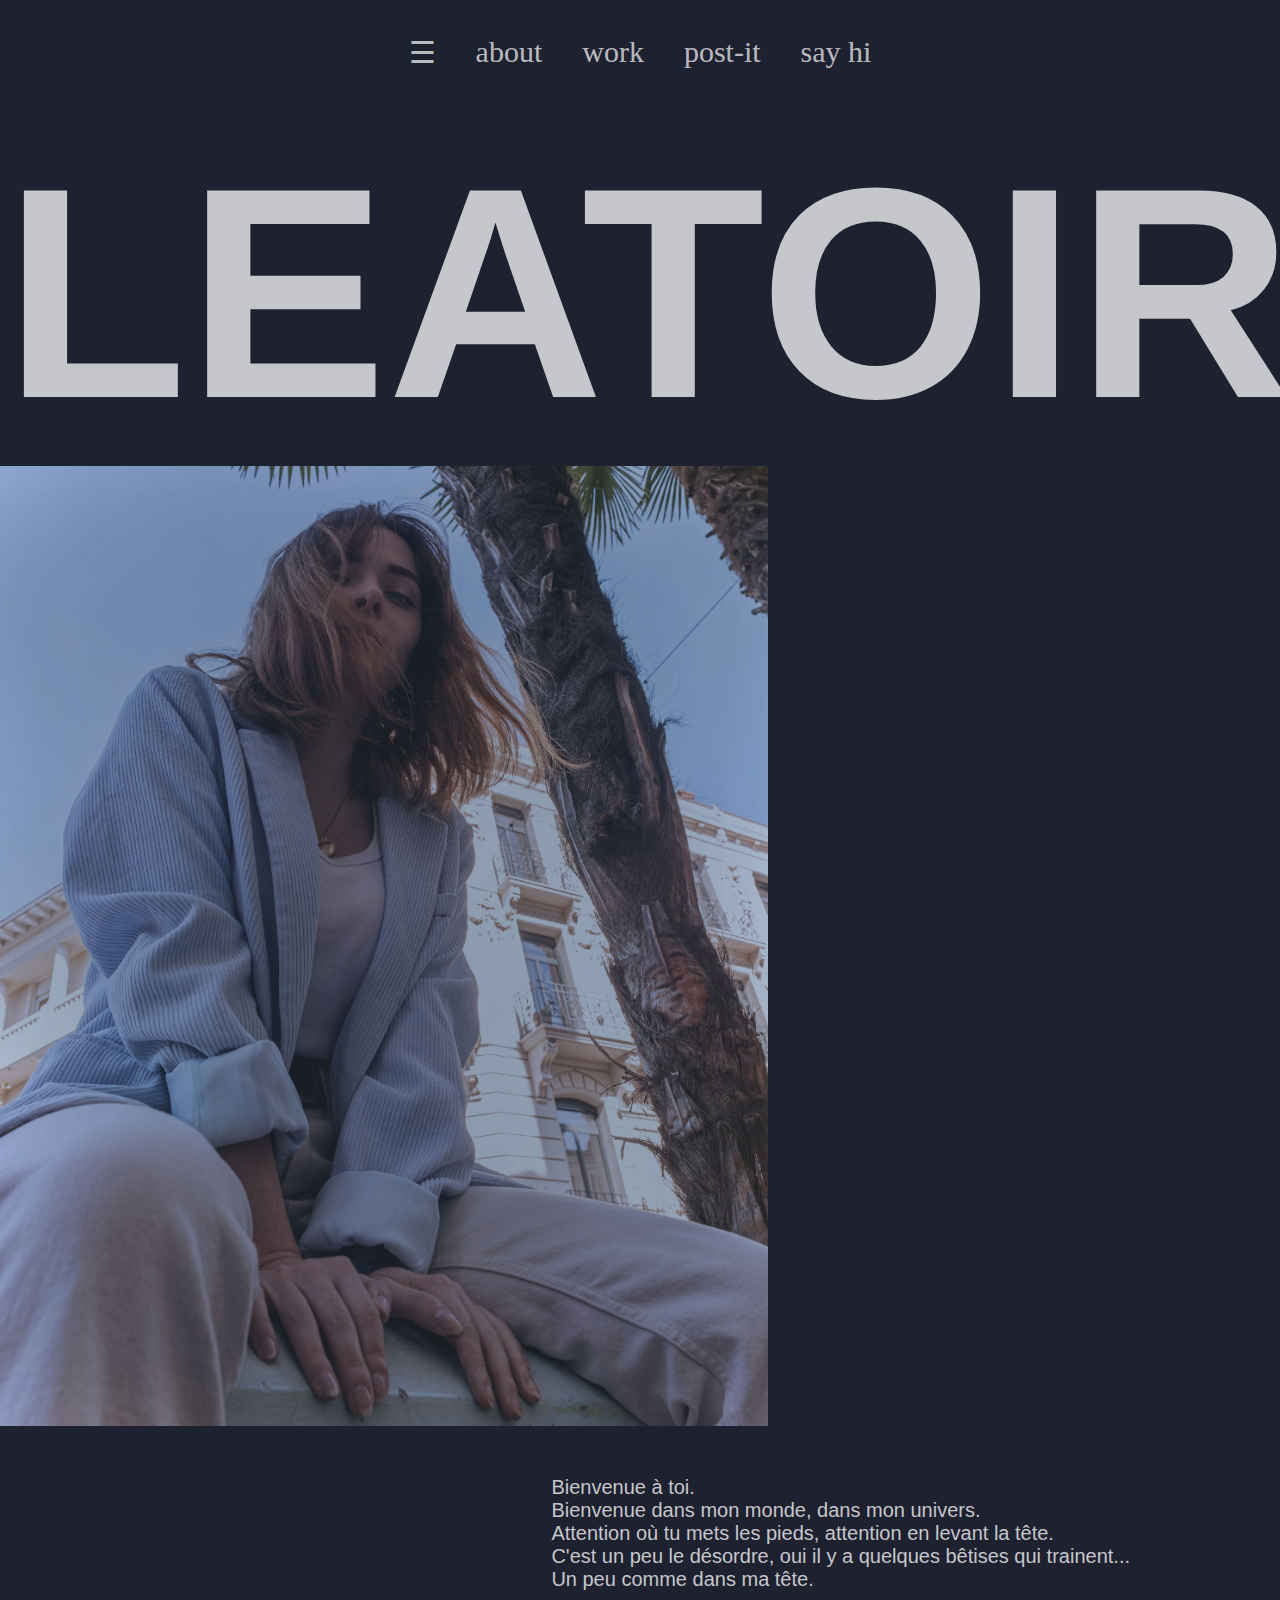
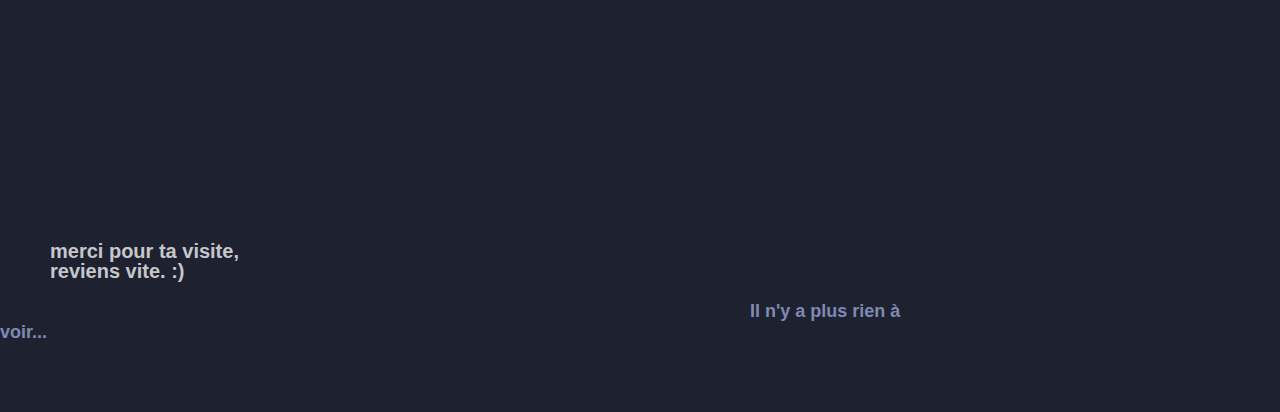
<file: index.html>
<!DOCTYPE html>
<html lang="en">

<head>
    <meta charset="UTF-8">
    <meta http-equiv="X-UA-Compatible" content="IE=edge">
    <meta http-equiv="content-language" content="fr">
    <meta name="viewport" content="width=device-width, initial-scale=1.0">
    <meta name="Auteur" content="Léa CLAVERIE">
    <meta name="description" content="Site personnel de Léa Claverie">
    <link rel="icon" href="X.ico">
    <link rel="stylesheet" href="page_a.css" type="text/css">
    <link rel="stylesheet" href="all.css" type="text/css">


    <title>ALEATOIRE</title>
</head>

<body>
    <a name="haut"></a>

    <!-- Menu au sommet de la page -->
    <div class="menu">
        <div class="menu_content">
            <ul id="sections">
                <li><a href="page_menu.html">☰</a></li>
                <li><a href="about.html">about</a></li>
                <li><a href="works.html">work</a></li>
                <li><a href="post_it.html">post-it</a></li>
                <li><a href="say_hi.html">say hi</a></li>
            </ul>
        </div>

        <!-- Titre et milieu de page-->
        <div class="Titre">
            <h1>ALEATOIRE</h1>
            <img src="./images/ALEATOIRE_IMGACCUEIL.jpg" alt="image d'accueil">
            <div class="Texte">
                <span>Bienvenue à toi.
                    <br> Bienvenue dans mon monde, dans mon univers. 
                    <br>Attention où tu mets les pieds, attention en levant la tête. 
                    <br>C'est un peu le désordre, oui il y a quelques bêtises qui trainent... 
                    <br>Un peu comme dans ma tête.

                </span>
            </div>
        </div>

        <!-- Footer -->
        <div class="footer">
            <p class="pieds">merci pour ta visite,
                <br> reviens vite. :)
            </p>
        </div>

        <a class="haut" href="#haut">Il n'y a plus rien à voir...</a>

</body>

</html>
</file>
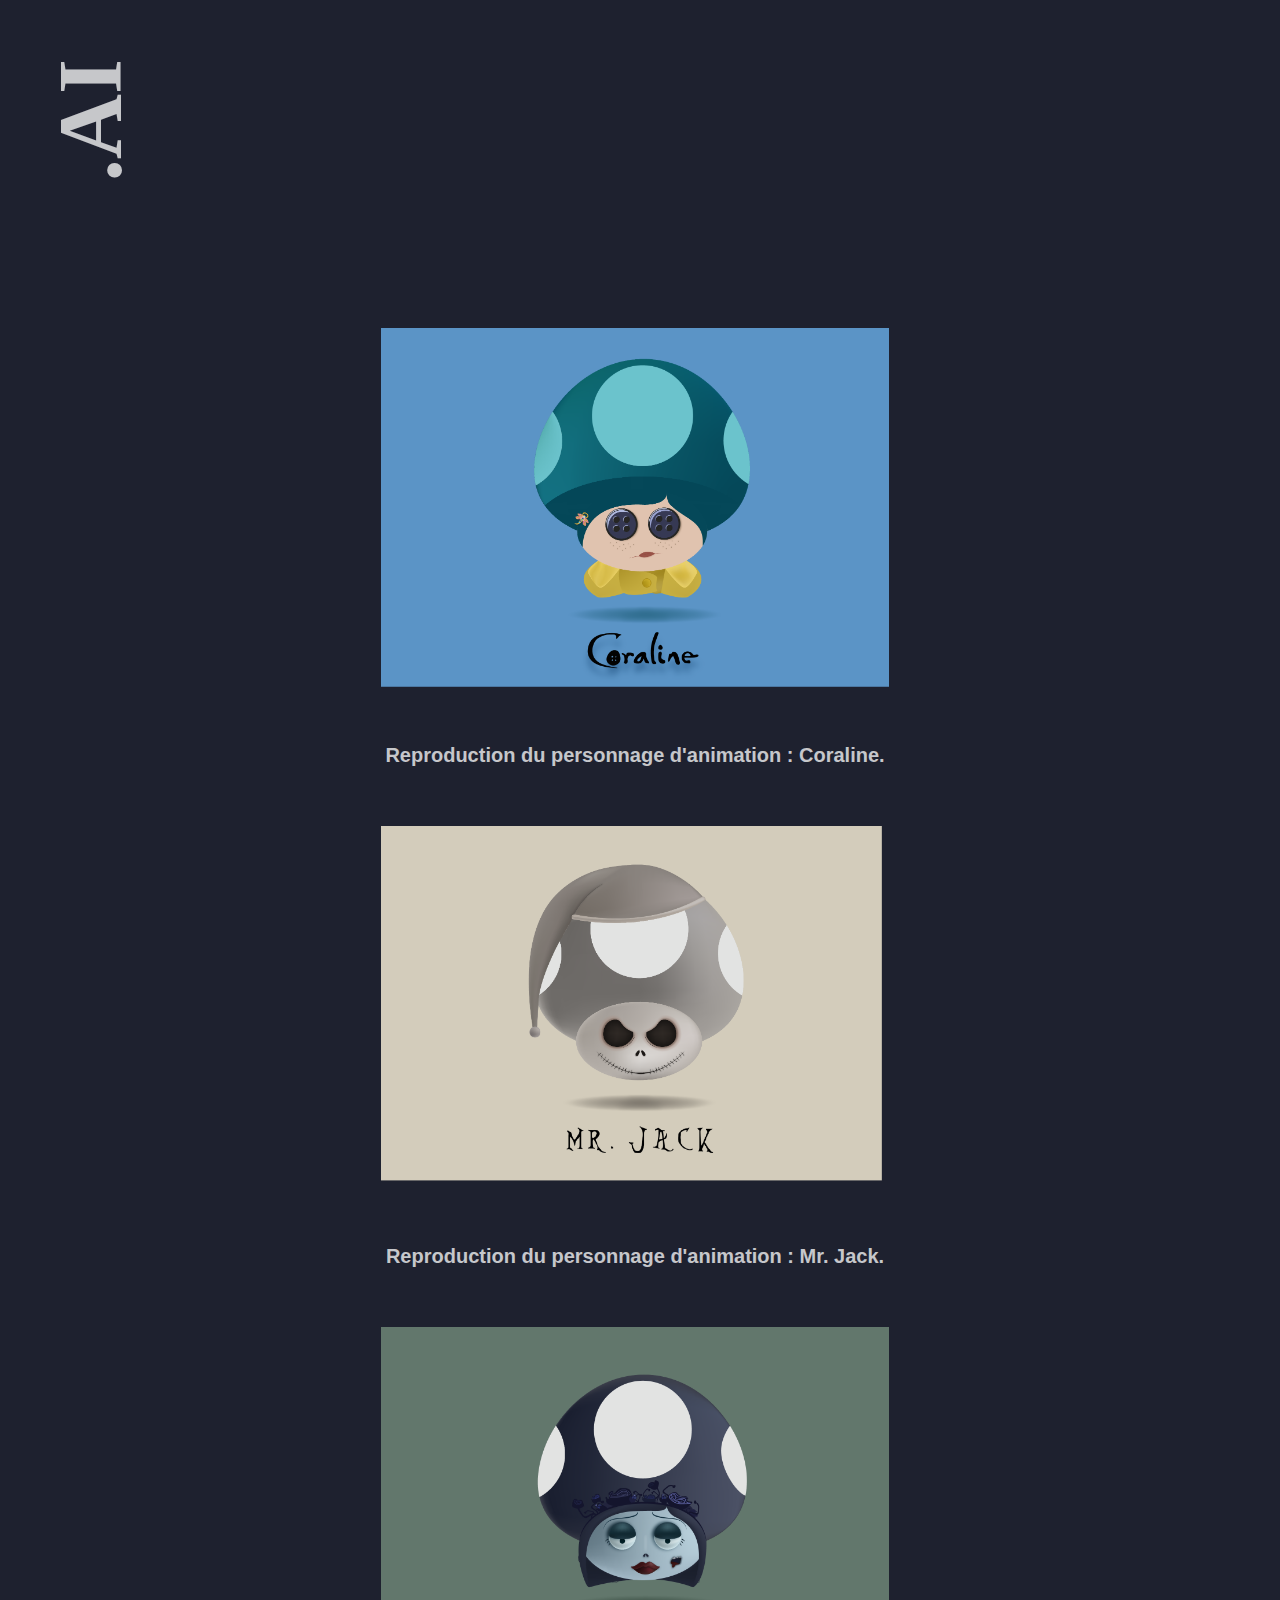
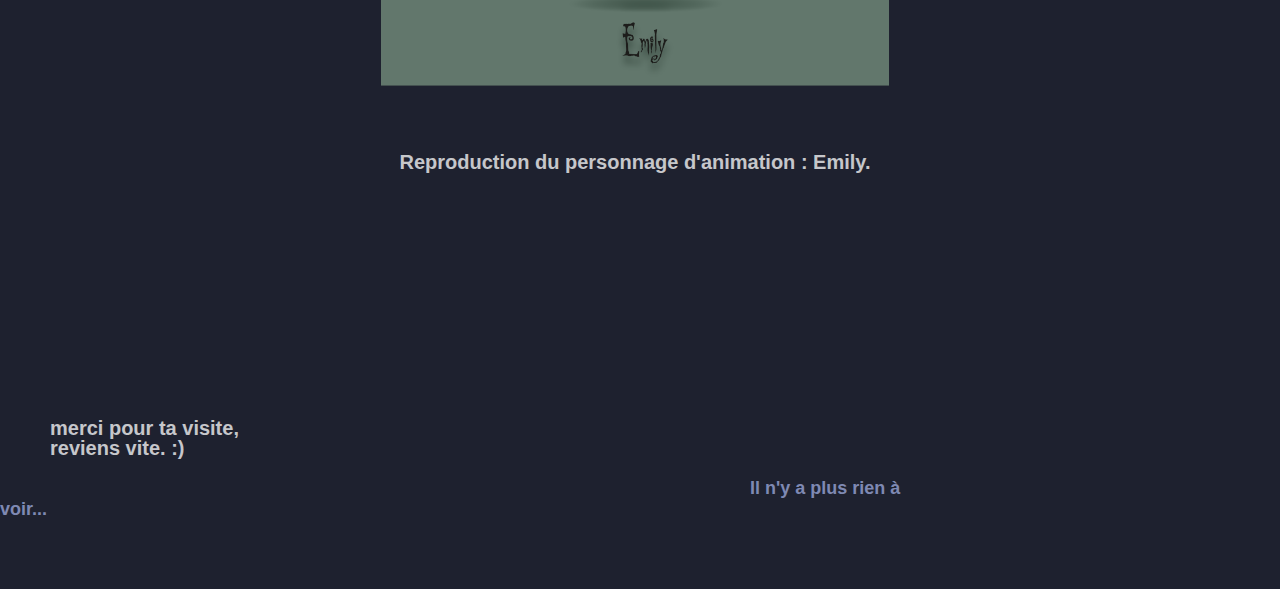
<file: illustrator.html>
<html lang="en">

<head>
    <meta charset="UTF-8">
    <meta http-equiv="X-UA-Compatible" content="IE=edge">
    <meta http-equiv="content-language" content="fr">
    <meta name="viewport" content="width=device-width, initial-scale=1.0">
    <meta name="Auteur" content="Léa CLAVERIE">
    <meta name="description" content="Site personnel de Léa Claverie">
    <link rel="icon" href="X.ico">
    <link rel="stylesheet" href="illustrator.css" type="text/css">
    <link rel="stylesheet" href="all.css" type="text/css">


    <title>ALEATOIRE</title>
</head>

<body>
    <a name="haut"></a>
    <!-- Titre -->
    <div class="Titre">
        <a href="works.html">
            <h1>.AI</h1>
        </a>
    </div>

    <!-- Galerie -->
    <div class="photo1">
        <img src="./images/Coraline.png" alt="projet n°1 avec le logiciel illustrator">
        <span class="texte1"> Reproduction du personnage d'animation : Coraline.
            </span>
    </div>
    <div class="photo2">
        <img src="./images/MrJack.png" alt="projet n°2 avec le logiciel illustrator">
        <span class="texte2"> Reproduction du personnage d'animation : Mr. Jack.
            </span>
    </div>

    <div class="photo3">
        <img src="./images/Emily.png" alt="projet n°3 avec le logiciel illustrator">
        <span class="texte3"> Reproduction du personnage d'animation : Emily.
            </span>
    </div>

    <!-- Footer -->
    <div class="footer">
        <p class="pieds">merci pour ta visite,
            <br> reviens vite. :)
        </p>
    </div>

    <a class="haut" href="#haut">Il n'y a plus rien à voir...</a>
</body>

</html>
</file>
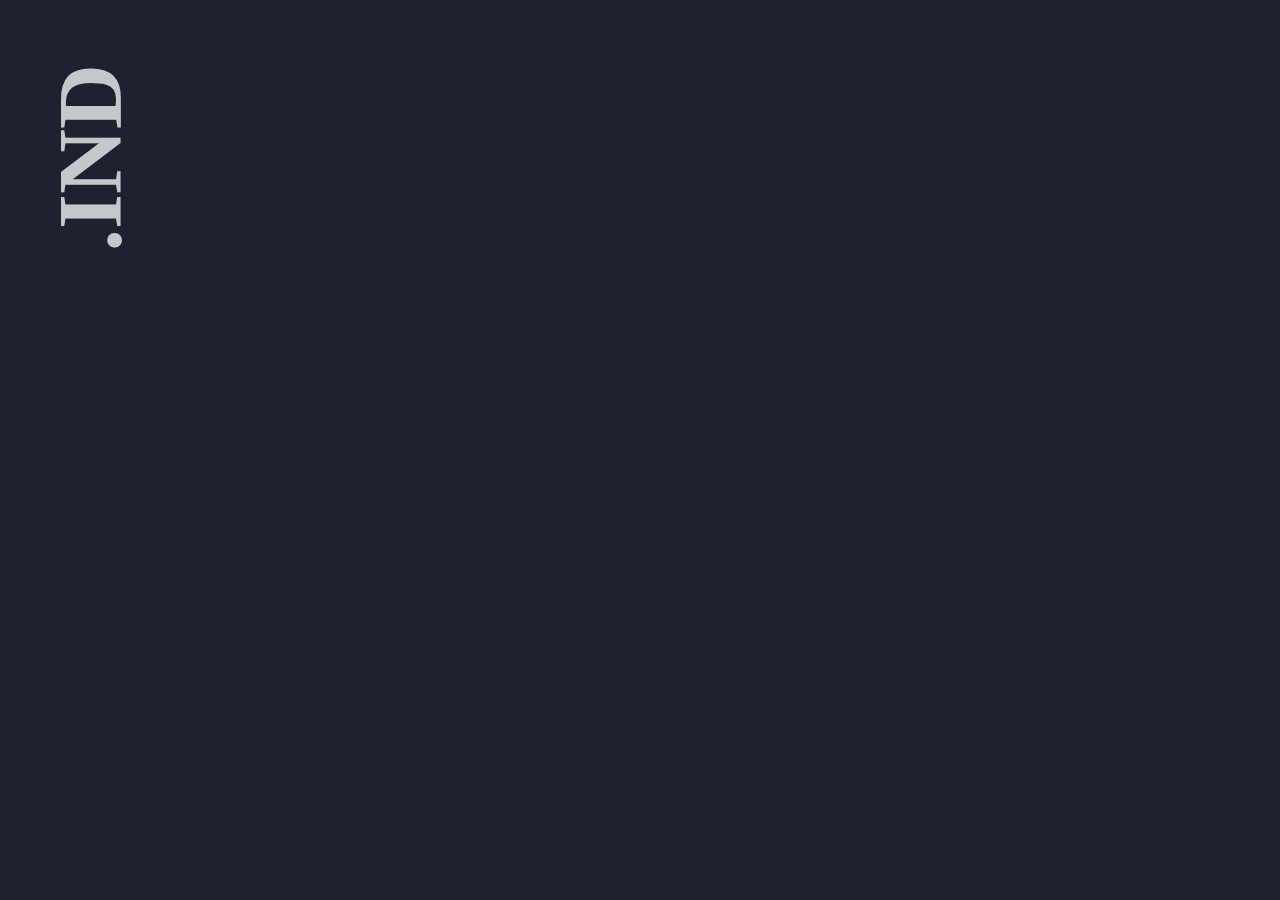
<file: indesign.html>
<html lang="en">

<head>
    <meta charset="UTF-8">
    <meta http-equiv="X-UA-Compatible" content="IE=edge">
    <meta http-equiv="content-language" content="fr">
    <meta name="viewport" content="width=device-width, initial-scale=1.0">
    <meta name="Auteur" content="Léa CLAVERIE">
    <meta name="description" content="Site personnel de Léa Claverie">
    <link rel="icon" href="X.ico">
    <link rel="stylesheet" href="indesign.css" type="text/css">
    <link rel="stylesheet" href="all.css" type="text/css">


    <title>ALEATOIRE</title>
</head>

<body>
    <!-- Titre -->
    <div class="Titre">
        <a href="works.html">
            <h1>.IND</h1>
        </a>
    </div>


</body>
</file>
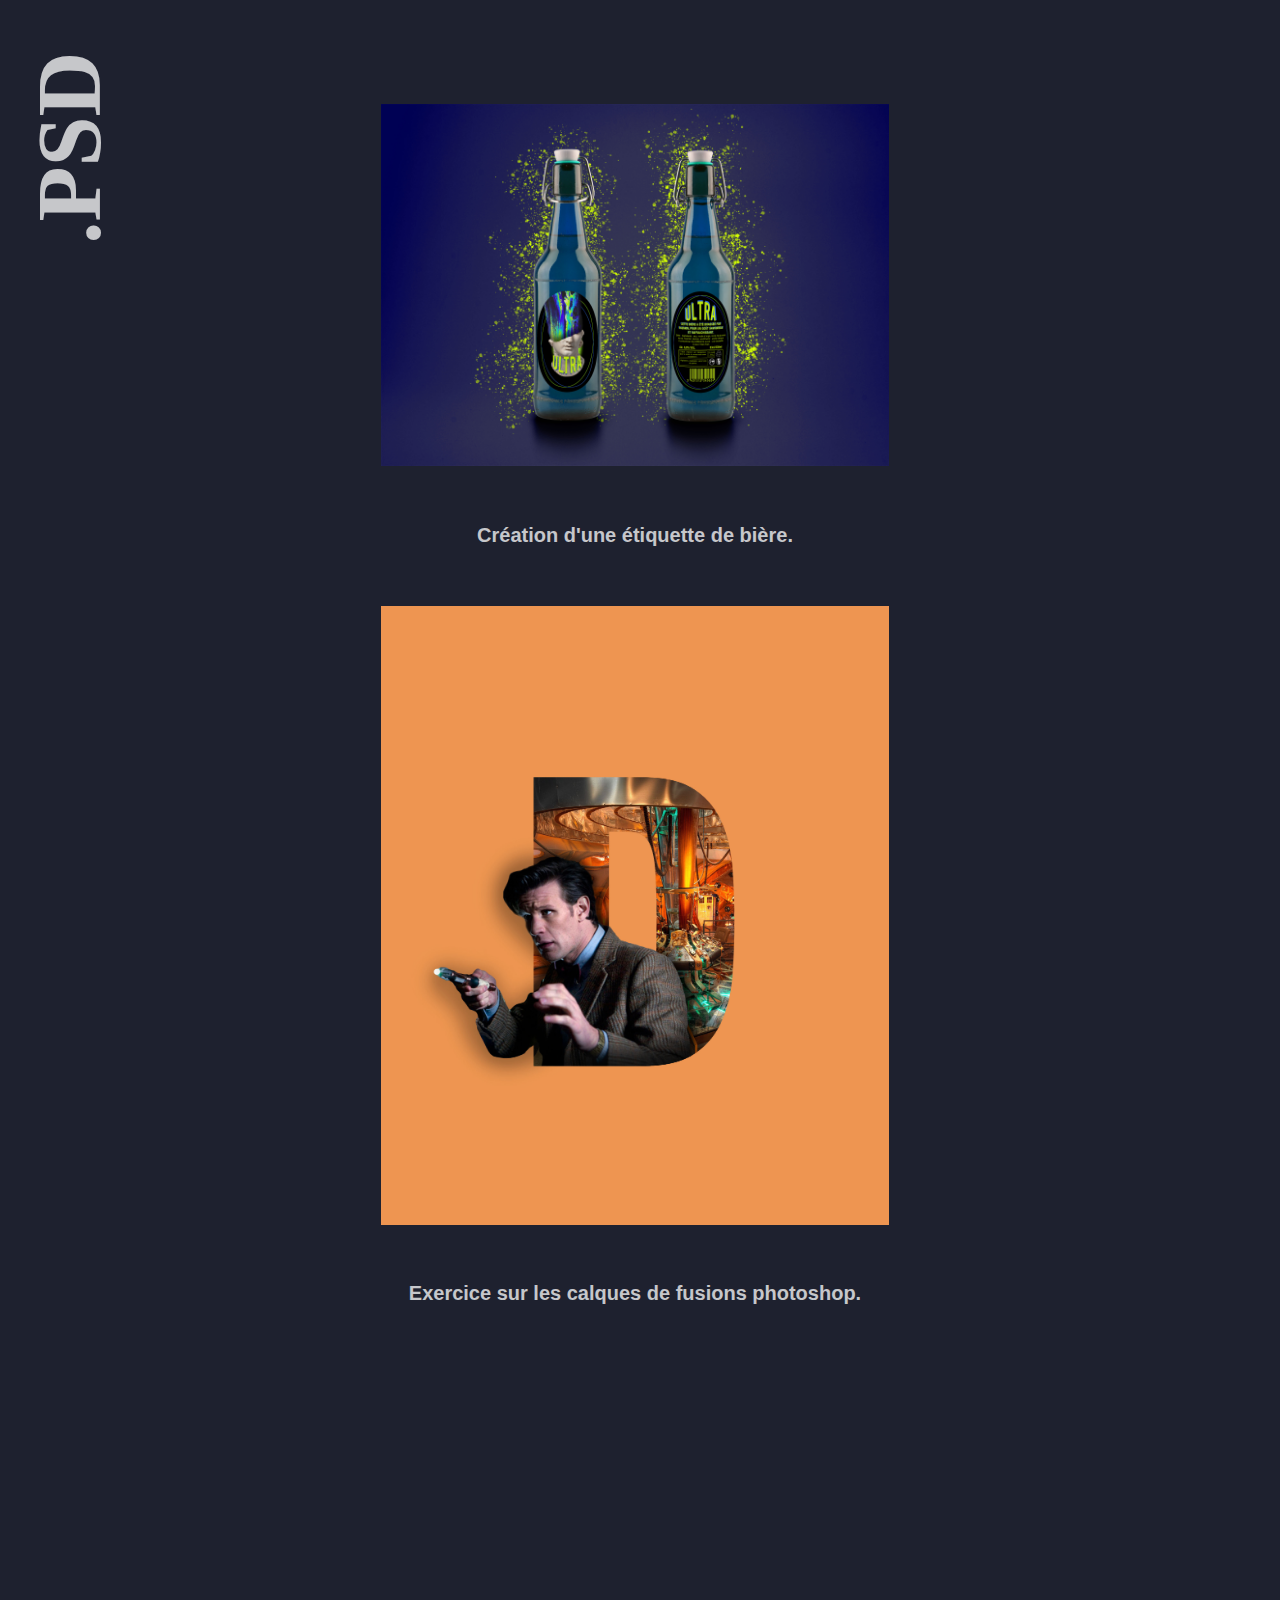
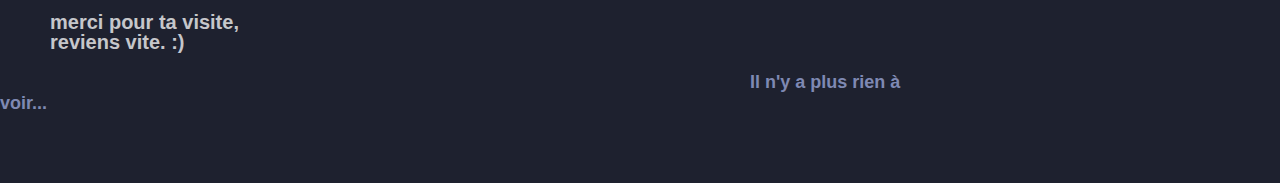
<file: photoshop.html>
<html lang="en">

<head>
    <meta charset="UTF-8">
    <meta http-equiv="X-UA-Compatible" content="IE=edge">
    <meta http-equiv="content-language" content="fr">
    <meta name="viewport" content="width=device-width, initial-scale=1.0">
    <meta name="Auteur" content="Léa CLAVERIE">
    <meta name="description" content="Site personnel de Léa Claverie">
    <link rel="icon" href="X.ico">
    <link rel="stylesheet" href="photoshop.css" type="text/css">
    <link rel="stylesheet" href="all.css" type="text/css">


    <title>ALEATOIRE</title>
</head>

<body>
    <a name="haut"></a>
    <!-- Titre -->
    <div class="Titre">
        <a href="works.html" class="lien">
            <h1>.PSD</h1>
        </a>
        <div class="photo1">
            <img src="./images/Bières.jpg" alt="projet n°1 avec le logiciel illustrator">
            <span class="texte1"> Création d'une étiquette de bière.
            </span>
        </div>
    </div>

    <!-- Galerie -->
    <div class="photo2">
        <img src="./images/lettres.jpg" alt="projet n°2 avec le logiciel illustrator">
        <span class="texte2"> Exercice sur les calques de fusions photoshop.
        </span>
    </div>

    <!-- Footer -->
    <div class="footer">
        <p class="pieds">merci pour ta visite,
            <br> reviens vite. :)
        </p>
    </div>

    <a class="haut" href="#haut">Il n'y a plus rien à voir...</a>
</body>

</html>
</file>
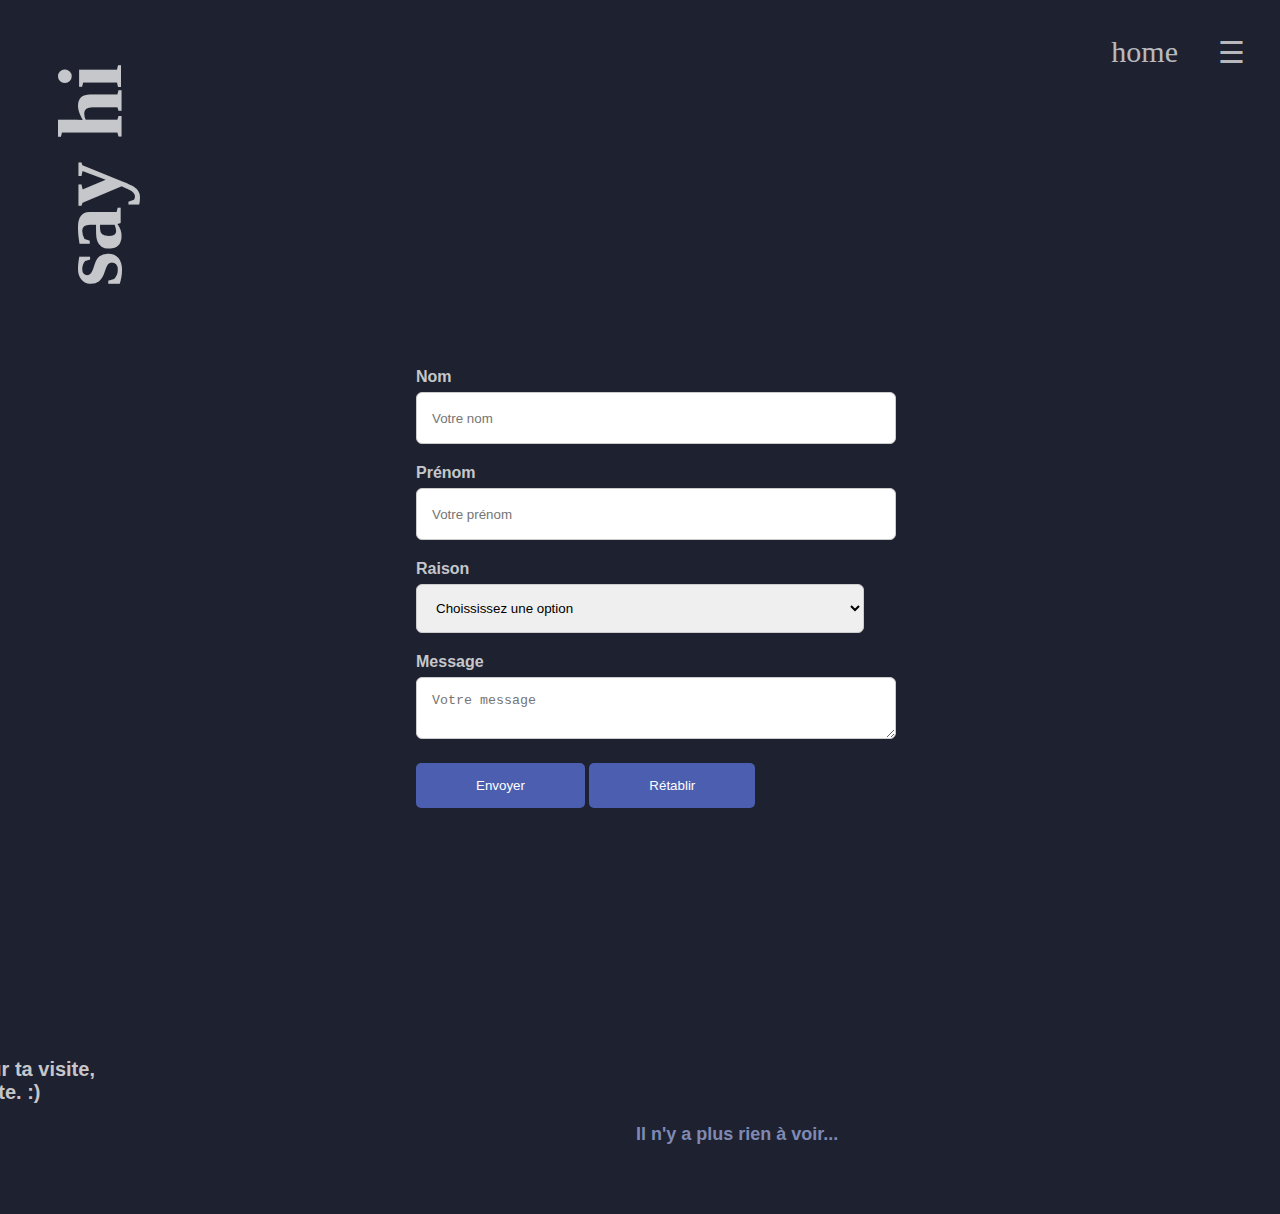
<file: say_hi.html>
<!DOCTYPE html>
<html lang="en">

<head>
    <meta charset="UTF-8">
    <meta http-equiv="X-UA-Compatible" content="IE=edge">
    <meta http-equiv="content-language" content="fr">
    <meta name="viewport" content="width=device-width, initial-scale=1.0">
    <meta name="Auteur" content="Léa CLAVERIE">
    <meta name="description" content="Site personnel de Léa Claverie">
    <link rel="icon" href="X.ico">
    <link rel="stylesheet" href="say_hi.css" type="text/css">

    <title>ALEATOIRE</title>
</head>

<body>
    <a name="haut"></a>


    <!-- Menu -->
    <div class="menu">
        <div class="menu_content">
            <ul id="sections">
                <li><a class="ligne1" href="index.html">home</a></li>
                <li><a href="page_menu.html">☰</a></li>
            </ul>
        </div>

        <!-- Titre -->
        <div class="Titre">
            <h1>say hi</h1>
        </div>

        <!-- FORMULAIRE -->
        <div class="formulaire">
            <form method="post" enctype="text/plain" action="mailto:lea.claverie1006@gmail.com">

                <label for="name">Nom</label>
                <input type="text" name="user_name" placeholder="Votre nom">

                <label for="firstname">Prénom</label>
                <input type="text" name="user_firstname" placeholder="Votre prénom">

                <label for="raison"> Raison</label>
                <select name="raison">
                            <option value="Choississezuneoption"> Choississez une option </option>
                            <option value="Renseignements">Renseignements</option>
                            <option value="professionnalcontact">Contact professionnel </option>
                        </select>

                <label for="message">Message</label>
                <textarea name="user_message" placeholder="Votre message"></textarea>

                <input type="submit" value="Envoyer">
                <input type="reset" value="Rétablir">
            </form>

            <!-- Footer -->
            <div class="footer">
                <p class="pieds">merci pour ta visite,
                    <br> reviens vite. :)
                </p>
            </div>

            <a class="haut" href="#haut">Il n'y a plus rien à voir...</a>
</body>

</html>
</file>
<file: page_a.css>
h1 {
    font-family: 'Helvetica';
    color: rgba(255, 255, 255, 0.75);
    font-size: 300px;
    font-weight: bold;
    margin-top: 15px;
    margin-bottom: 0;
    margin-right: 0;
    display: flex;
    justify-content: center;
}

img {
    display: flex;
    justify-content: flex-start;
    width: 60%;
    height: 60%;
    margin-top: 0;
}

span {
    color: rgba(255, 255, 255, 0.75);
    font-size: 20px;
    display: flex;
    justify-content: flex-end;
    padding-top: 50px;
    padding-right: 150px;
}


/*footer*/

.footer {
    font-family: Helvetica, Arial, sans-serif;
    color: rgba(255, 255, 255, 0.75);
}

.pieds {
    font-size: 20px;
    font-weight: bold;
    margin-left: 50px;
    margin-top: 250px;
}

.haut {
    color: #7f89b3;
    text-decoration: none;
    font-weight: bold;
    font-size: 18px;
    padding-bottom: 70px;
    margin-left: 750px;
    margin-right: 750px;
    transition: all 1s ease;
}

.haut a:hover {
    color: #9baeff;
    transform: scale(1.1);
    transition: all .75s ease;
}


/*menu du haut*/

ul {
    padding: 15px;
    margin: 0;
}

.container {
    display: inline-block;
}

#sections {
    font-family: 'Margaret';
    font-size: 30px;
    list-style: none;
    text-align: center;
    display: flex;
    flex-direction: row;
    list-style: none;
    justify-content: center;
}

#sections li a {
    display: inline-block;
    text-align: center;
    text-decoration: none;
    transition: all 1s ease;
    padding: 20px;
    color: #ffffffb4;
}

#sections li a:hover {
    color: solid rgb(209, 194, 153);
    transform: scale(1.1);
    transition: all .75s ease;
    cursor: pointer;
}
</file>
<file: all.css>
body {
    background-color: #1E212F;
    font-family: Helvetica, Arial, sans-serif;
    padding: 0;
    margin: 0;
}

@font-face {
    font-family: 'Margaret';
    src: url(Margaret.otf) format('otf');
}


/*footer*/

.footer {
    font-family: Helvetica, Arial, sans-serif;
    color: rgba(255, 255, 255, 0.75);
}

.pieds {
    font-size: 20px;
    font-weight: bold;
    margin-left: 50px;
    margin-top: 250px;
    line-height: 20px;
}

.haut {
    color: #7f89b3;
    text-decoration: none;
    font-weight: bold;
    font-size: 18px;
    padding-bottom: 70px;
    margin-left: 750px;
    margin-right: 750px;
    transition: all 1s ease;
}

.haut a:hover {
    color: #9baeff;
    transform: scale(1.1);
    transition: all .75s ease;
}
</file>
<file: illustrator.css>
a {
    text-decoration: none;
}

h1 {
    font-family: 'Margaret';
    color: rgba(255, 255, 255, 0.75);
    font-size: 90px;
    width: 60px;
    transform: rotate(-90deg);
    margin-top: 100px;
    margin-left: 60px;
    margin-right: 0px;
    white-space: nowrap;
}

h1 a {
    transition: all 1s ease;
}

h1 a:hover {
    color: #9baeff;
    transform: scale(1.1);
    transition: all .75s ease;
}

img {
    width: 40%;
    padding: 5%;
}

span {
    display: flex;
    justify-content: center;
}

.texte1,
.texte2,
.texte3 {
    color: rgba(255, 255, 255, 0.75);
    font-size: 20px;
    font-weight: bold;
    line-height: 10px;
}

.photo1,
.photo2,
.photo3 {
    text-align: center;
    display: block;
    background-color: transparent;
    border: 1px solid transparent;
    margin-right: 10px;
    margin-bottom: 1px;
    float: center;
}
</file>
<file: indesign.css>
a {
    text-decoration: none;
}

h1 {
    font-family: 'Margaret';
    color: rgba(255, 255, 255, 0.75);
    font-size: 90px;
    width: 60px;
    transform: rotate(-90deg);
    margin-top: 170px;
    margin-left: 60px;
    margin-right: 0px;
    white-space: nowrap;
}
</file>
<file: photoshop.css>
.lien {
    text-decoration: none;
    transform: rotate(-90deg);
    transform-origin: top 100px;
    white-space: nowrap;
    display: flex;
    justify-content: flex-start;
    margin: 0;
    padding: 0;
}

.Titre {
    display: flex;
    flex-wrap: wrap;
    flex-direction: row;
}

h1 {
    font-family: 'Margaret';
    color: rgba(255, 255, 255, 0.75);
    font-size: 90px;
    display: flex;
    justify-content: flex-start;
    margin: 0;
    transform: translate(-50%, -0.3em);
}

img {
    width: 40%;
    margin: auto;
}

span {
    display: flex;
    justify-content: center;
}

.texte1,
.texte2,
.texte3 {
    color: rgba(255, 255, 255, 0.75);
    font-size: 20px;
    font-weight: bold;
    line-height: 10px;
    padding: 5%;
}

.photo1,
.photo2,
.photo3 {
    text-align: center;
    display: block;
    background-color: transparent;
    border: 1px solid transparent;
    margin-right: 10px;
    margin-bottom: 1px;
}
</file>
<file: say_hi.css>
body {
    background-color: #1E212F;
    font-family: Helvetica, Arial, sans-serif;
    padding: 0;
    margin: 0;
}

@font-face {
    font-family: 'Margaret';
    src: url(Margaret.otf) format('otf');
}

h1 {
    font-family: 'Margaret';
    color: rgba(255, 255, 255, 0.75);
    font-size: 90px;
    width: 60px;
    transform: rotate(-90deg);
    margin-top: 100px;
    margin-left: 60px;
    margin-right: 0px;
    white-space: nowrap;
}


/*menu du haut*/

ul {
    padding: 15px;
    margin: 0;
}

.container {
    display: inline-block;
}

#sections {
    font-family: 'Margaret';
    font-size: 30px;
    list-style: none;
    text-align: right;
    display: flex;
    flex-direction: row;
    list-style: none;
    justify-content: flex-end;
}

#sections li a {
    display: inline-block;
    text-align: center;
    text-decoration: none;
    transition: all 1s ease;
    padding: 20px;
    color: #ffffffb4;
}

#sections li a:hover {
    color: solid rgb(209, 194, 153);
    transform: scale(1.1);
    transition: all .75s ease;
    cursor: pointer;
}


/*footer*/

.footer {
    font-family: Helvetica, Arial, sans-serif;
    color: rgba(255, 255, 255, 0.75);
}

.pieds {
    font-size: 20px;
    font-weight: bold;
    margin-left: -510px;
    margin-top: 250px;
}

.haut {
    color: #7f89b3;
    text-decoration: none;
    font-weight: bold;
    font-size: 18px;
    padding-bottom: 70px;
    margin-left: 220px;
    transition: all 1s ease;
}

.haut a:hover {
    color: #9baeff;
    transform: scale(1.1);
    transition: all .75s ease;
}


/* Formulaire */

.formulaire {
    width: 35%;
    margin: auto;
    font-family: Helvetica, sans-serif;
    font-weight: bold;
    color: rgba(255, 255, 255, 0.75);
}

input[type=text],
select,
textarea {
    width: 100%;
    padding: 15px;
    border: 1px solid #ccc;
    border-radius: 6px;
    margin-top: 6px;
    margin-bottom: 20px;
    resize: vertical;
    min-height: 20px;
}

input[type=submit],
input[type="reset"] {
    cursor: pointer;
    background-color: #4c5eaf;
    color: white;
    padding: 15px 60px;
    border: none;
    border-radius: 5px;
}

input[type=submit]:hover,
input[type="reset"]:hover {
    background-color: #4c5eaf;
}
</file>
